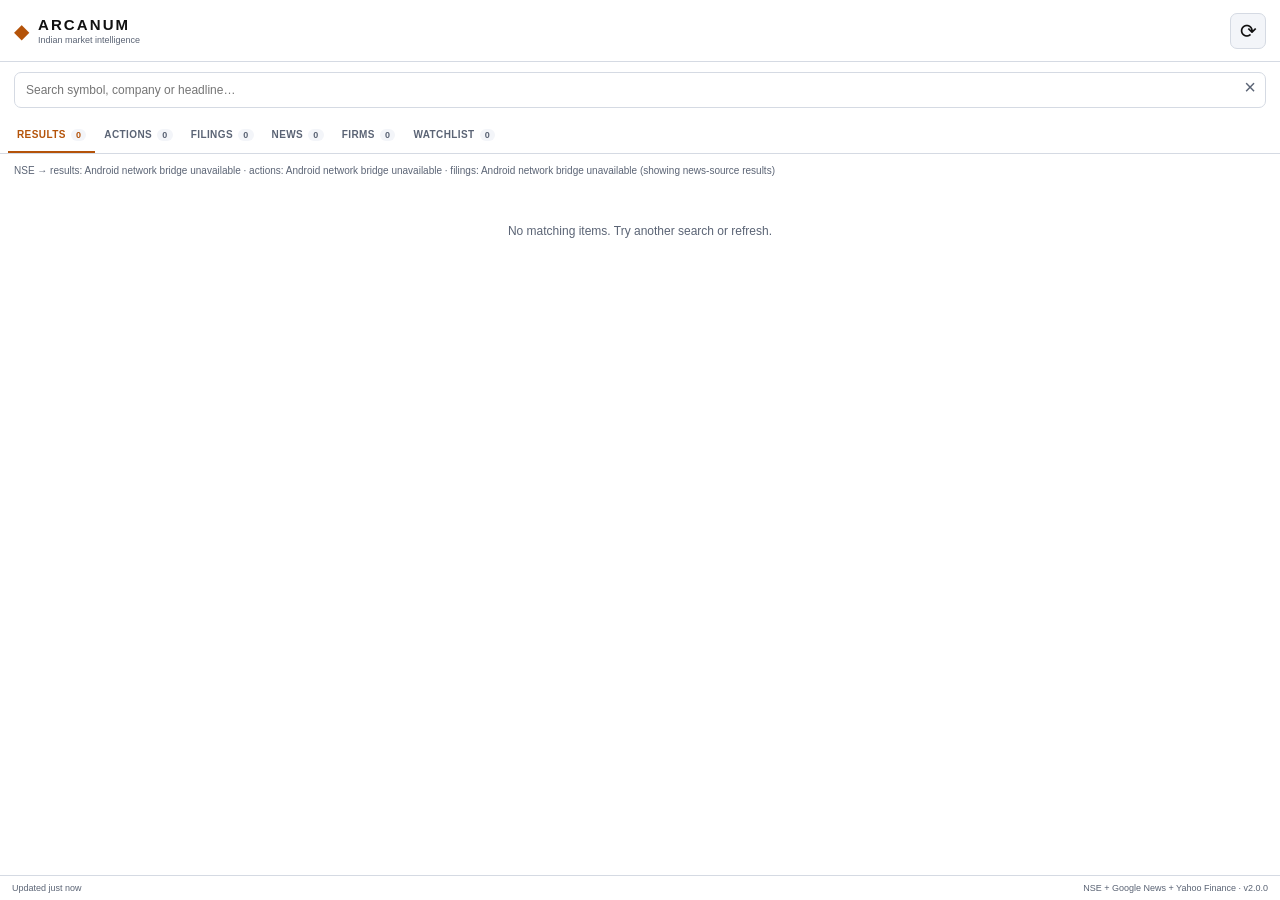
<file: app/src/main/assets/index.html>
<!doctype html>
<html lang="en">
<head>
<meta charset="utf-8"><meta name="viewport" content="width=device-width,initial-scale=1,viewport-fit=cover">
<title>Arcanum</title>
<link rel="stylesheet" href="style.css">
</head>
<body>
<header class="top">
<div class="brand"><span class="mark">◆</span><div><b>ARCANUM</b><small>Indian market intelligence</small></div></div>
<button id="refresh" class="icon">⟳</button>
</header>
<div class="searchrow">
<input id="search" placeholder="Search symbol, company or headline…">
<button id="clear">×</button>
</div>
<nav id="tabs">
<button data-tab="results" class="active">RESULTS <i id="n-results">0</i></button>
<button data-tab="actions">ACTIONS <i id="n-actions">0</i></button>
<button data-tab="filings">FILINGS <i id="n-filings">0</i></button>
<button data-tab="news">NEWS <i id="n-news">0</i></button>
<button data-tab="firms">FIRMS <i id="n-firms">0</i></button>
<button data-tab="watchlist">WATCHLIST <i id="n-watch">0</i></button>
</nav>
<main>
<div id="status">Loading live web data…</div>
<section id="watchPanel" hidden>
<div class="add"><input id="watchInput" placeholder="Add NSE symbol e.g. RELIANCE"><button id="addWatch">ADD</button></div>
<div id="watchRows"></div>
</section>
<section id="list"></section>
<div id="empty" hidden>No matching items.</div>
</main>
<footer><span id="updated">Not updated</span><span>NSE + Google News + Yahoo Finance · v2.0.0</span></footer>
<script>
/* If anything stops the app from starting, say so on screen instead of freezing on "Loading". */
(function () {
  function show(msg) {
    var s = document.getElementById("status");
    if (!s) return;
    s.textContent = "\u26a0 " + msg;
    s.style.color = "#c81e1e";
    s.style.whiteSpace = "pre-wrap";
  }
  window.__arcanumShow = show;
  window.onerror = function (m, src, line) { show("Script error: " + m + " (line " + line + ")"); };
  window.addEventListener("unhandledrejection", function (e) {
    show("Error: " + ((e.reason && e.reason.message) || e.reason));
  });
  /* app.js sets window.__arcanumReady as soon as it starts. If it never does, the file is
     empty, cut off, or an old copy - say so instead of sitting on "Loading". */
  setTimeout(function () {
    if (window.__arcanumReady) return;
    var s = document.getElementById("status");
    if (s && s.textContent.indexOf("\u26a0") !== 0) {
      show("The app script did not start - app.js is empty, cut off or an old copy. Re-upload app.js (it should be about 39 KB and end with: }, 5 * 60 * 1000);)");
    }
  }, 4000);
})();
</script>
<script src="app.js" onerror="window.__arcanumShow('app.js could not be loaded')"></script>
</body>
</html>
</file>
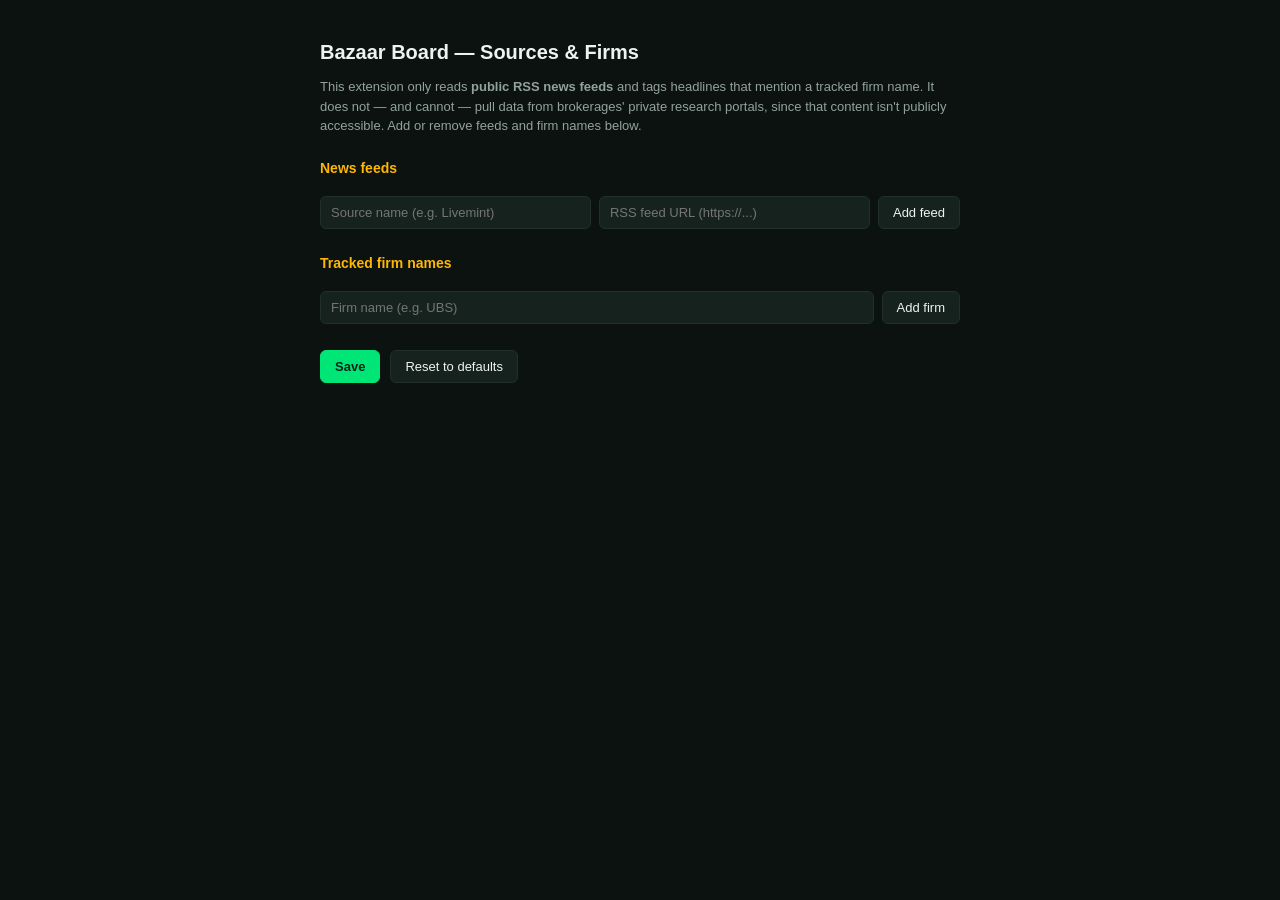
<file: reference/original-extensions/bazaar-board/options.html>
<!DOCTYPE html>
<html lang="en">
<head>
<meta charset="UTF-8" />
<title>Bazaar Board — Settings</title>
<link rel="stylesheet" href="options.css" />
</head>
<body>
  <div class="wrap">
    <h1>Bazaar Board — Sources &amp; Firms</h1>
    <p class="note">
      This extension only reads <strong>public RSS news feeds</strong> and tags headlines that
      mention a tracked firm name. It does not — and cannot — pull data from brokerages' private
      research portals, since that content isn't publicly accessible. Add or remove feeds and firm
      names below.
    </p>

    <section>
      <h2>News feeds</h2>
      <div id="feedList" class="item-list"></div>
      <div class="add-row">
        <input id="feedName" placeholder="Source name (e.g. Livemint)" />
        <input id="feedUrl" placeholder="RSS feed URL (https://...)" />
        <button id="addFeed">Add feed</button>
      </div>
    </section>

    <section>
      <h2>Tracked firm names</h2>
      <div id="firmList" class="item-list"></div>
      <div class="add-row">
        <input id="firmName" placeholder="Firm name (e.g. UBS)" />
        <button id="addFirm">Add firm</button>
      </div>
    </section>

    <div class="actions">
      <button id="saveBtn" class="primary">Save</button>
      <button id="resetBtn">Reset to defaults</button>
      <span id="saveStatus"></span>
    </div>
  </div>
  <script src="shared.js"></script>
  <script src="options.js"></script>
</body>
</html>
</file>
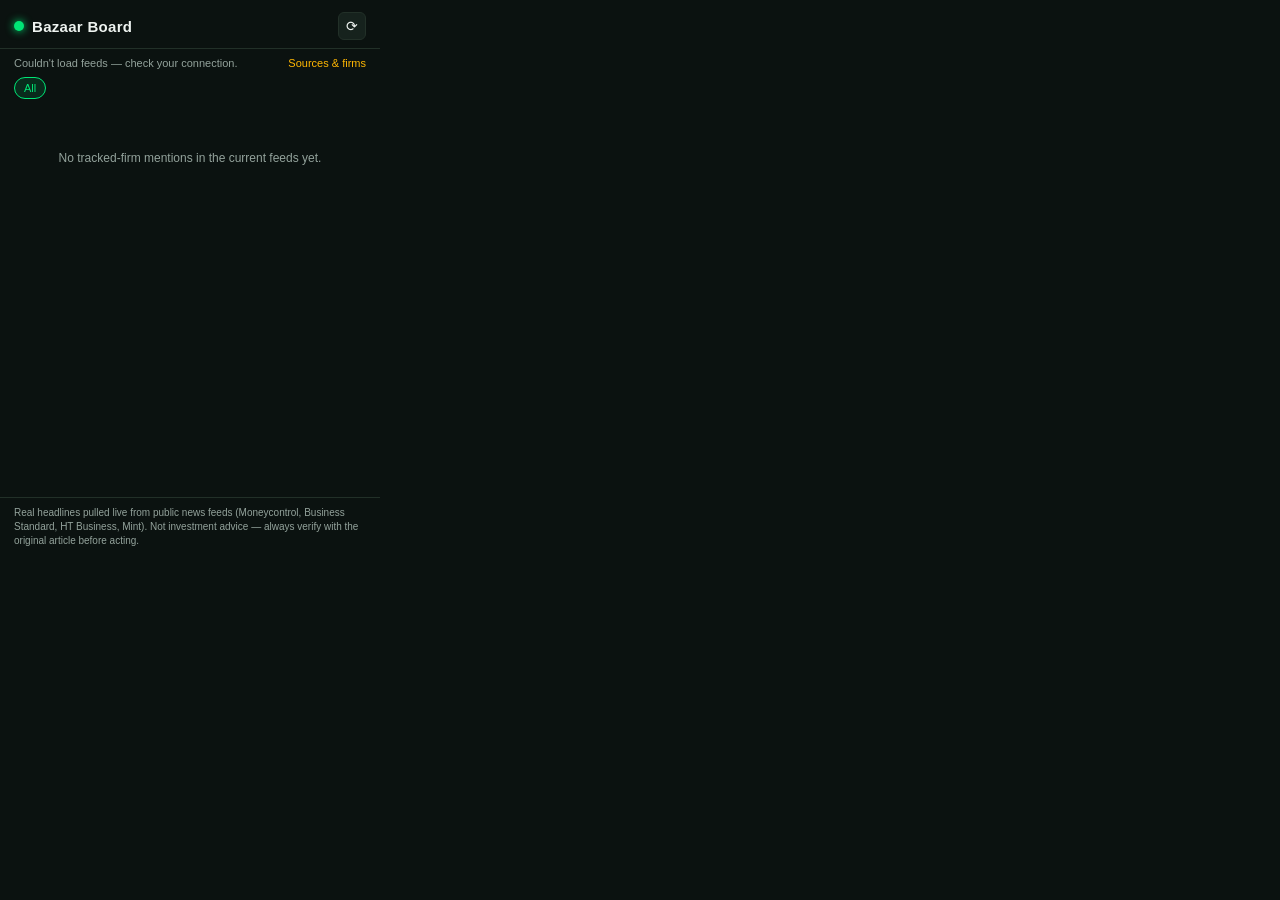
<file: reference/original-extensions/bazaar-board/popup.html>
<!DOCTYPE html>
<html lang="en">
<head>
<meta charset="UTF-8" />
<title>Bazaar Board</title>
<link rel="stylesheet" href="popup.css" />
</head>
<body>
  <div class="app">
    <header class="topbar">
      <div class="brand">
        <span class="dot"></span>
        <h1>Bazaar Board</h1>
      </div>
      <button id="refreshBtn" class="icon-btn" title="Refresh">⟳</button>
    </header>

    <div class="subbar">
      <span id="statusText">Loading…</span>
      <a href="#" id="optionsLink">Sources & firms</a>
    </div>

    <div class="chips" id="chipRow"></div>

    <main id="list" class="list">
      <div class="empty" id="emptyState" hidden>No tracked-firm mentions in the current feeds yet.</div>
    </main>

    <footer class="footer">
      Real headlines pulled live from public news feeds (Moneycontrol, Business Standard, HT Business, Mint).
      Not investment advice — always verify with the original article before acting.
    </footer>
  </div>
  <script src="shared.js"></script>
  <script src="popup.js"></script>
</body>
</html>
</file>
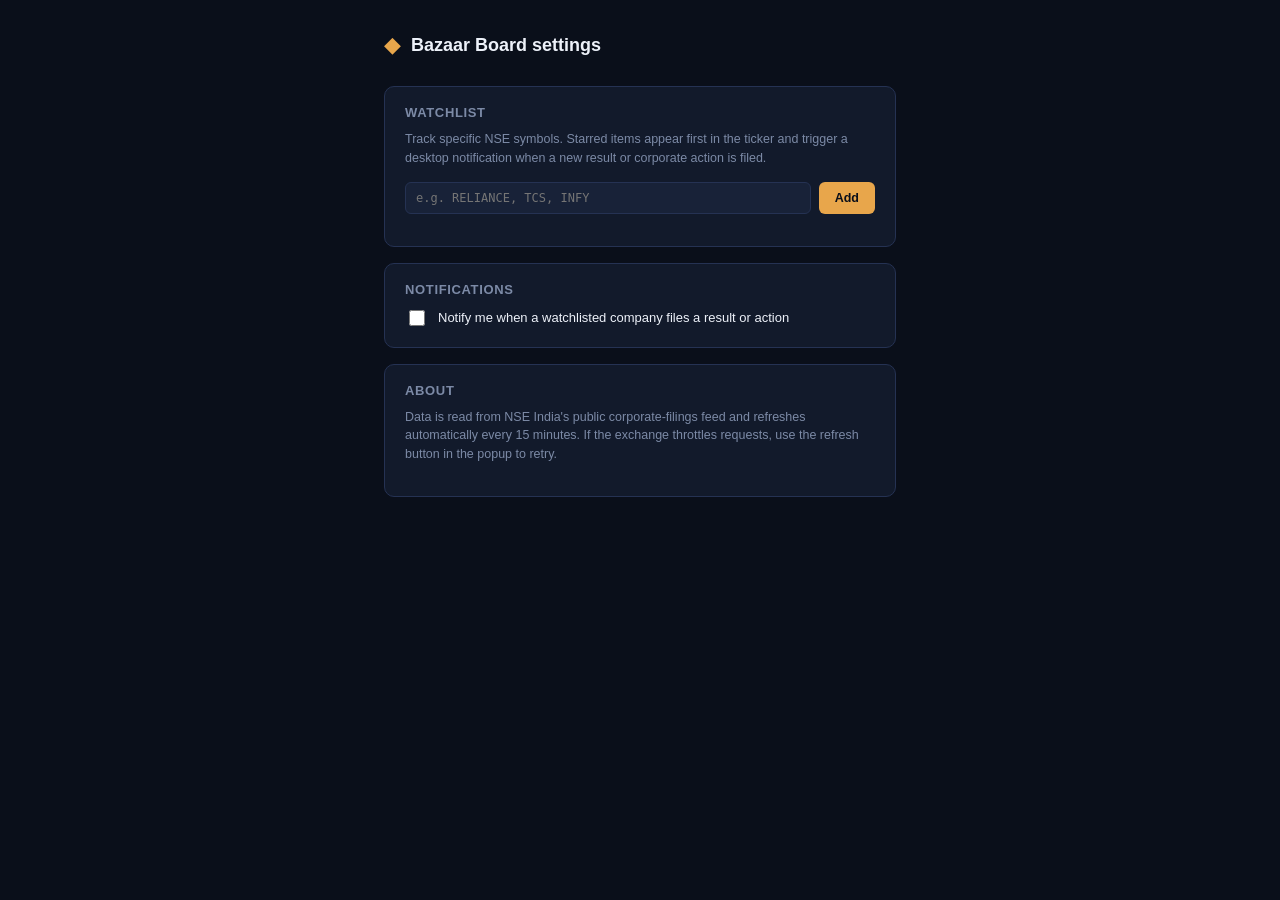
<file: reference/original-extensions/indian-stock-updates/options.html>
<!DOCTYPE html>
<html lang="en">
<head>
<meta charset="UTF-8" />
<title>Bazaar Board — Settings</title>
<link rel="stylesheet" href="options.css" />
</head>
<body>
  <div class="wrap">
    <header>
      <span class="mark">◆</span>
      <h1>Bazaar Board settings</h1>
    </header>

    <section class="panel">
      <h2>Watchlist</h2>
      <p class="hint">Track specific NSE symbols. Starred items appear first in the ticker and trigger a desktop notification when a new result or corporate action is filed.</p>
      <form id="addForm" class="addrow">
        <input id="addInput" type="text" placeholder="e.g. RELIANCE, TCS, INFY" autocomplete="off" />
        <button type="submit">Add</button>
      </form>
      <ul id="watchList" class="taglist"></ul>
    </section>

    <section class="panel">
      <h2>Notifications</h2>
      <label class="toggle">
        <input type="checkbox" id="notifyToggle" />
        <span>Notify me when a watchlisted company files a result or action</span>
      </label>
    </section>

    <section class="panel">
      <h2>About</h2>
      <p class="hint">Data is read from NSE India's public corporate-filings feed and refreshes automatically every 15 minutes. If the exchange throttles requests, use the refresh button in the popup to retry.</p>
    </section>
  </div>
  <script src="options.js"></script>
</body>
</html>
</file>
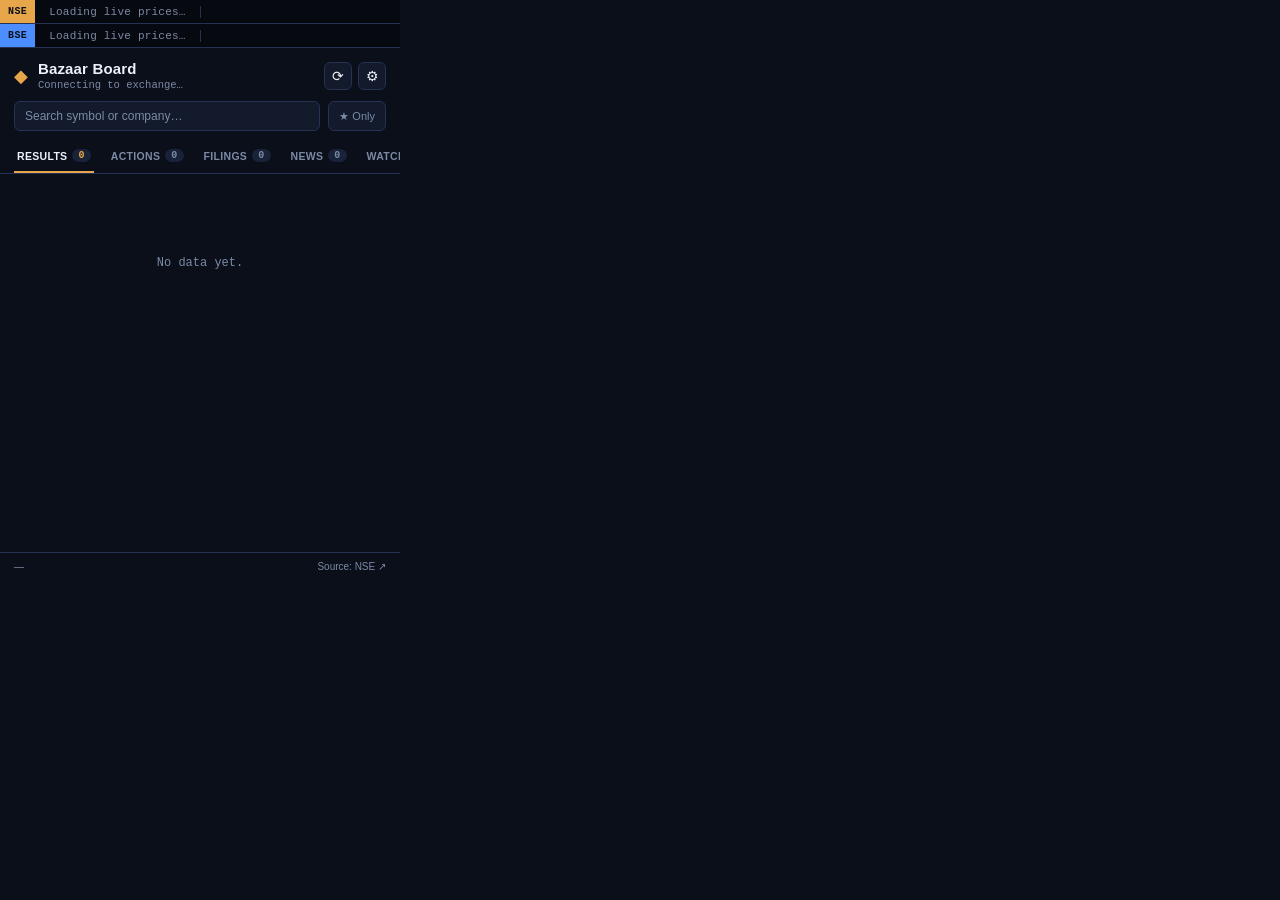
<file: reference/original-extensions/indian-stock-updates/popup.html>
<!DOCTYPE html>
<html lang="en">
<head>
<meta charset="UTF-8" />
<title>Bazaar Board</title>
<link rel="stylesheet" href="popup.css" />
</head>
<body>
  <div class="board">

    <div class="ticker">
      <span class="ticker__exchange ticker__exchange--nse">NSE</span>
      <div class="ticker__viewport">
        <div class="ticker__track" id="tickerTrackNse">
          <span class="ticker__item ticker__item--loading">Loading live prices…</span>
        </div>
      </div>
    </div>
    <div class="ticker">
      <span class="ticker__exchange ticker__exchange--bse">BSE</span>
      <div class="ticker__viewport">
        <div class="ticker__track" id="tickerTrackBse">
          <span class="ticker__item ticker__item--loading">Loading live prices…</span>
        </div>
      </div>
    </div>

    <header class="head">
      <div class="head__brand">
        <span class="head__mark">◆</span>
        <div class="head__titles">
          <h1>Bazaar Board</h1>
          <p id="statusLine">Connecting to exchange…</p>
        </div>
      </div>
      <div class="head__actions">
        <button id="refreshBtn" class="iconbtn" title="Refresh">⟳</button>
        <button id="settingsBtn" class="iconbtn" title="Watchlist &amp; settings">⚙</button>
      </div>
    </header>

    <div class="filterbar">
      <input id="searchInput" type="text" placeholder="Search symbol or company…" autocomplete="off" />
      <button id="watchOnlyBtn" class="chip" data-active="false">★ Only</button>
    </div>

    <nav class="tabs" id="tabs">
      <button class="tab" data-tab="results" data-active="true">
        <span class="tab__label">Results</span><span class="tab__count" id="countResults">0</span>
      </button>
      <button class="tab" data-tab="actions">
        <span class="tab__label">Actions</span><span class="tab__count" id="countActions">0</span>
      </button>
      <button class="tab" data-tab="filings">
        <span class="tab__label">Filings</span><span class="tab__count" id="countFilings">0</span>
      </button>
      <button class="tab" data-tab="news">
        <span class="tab__label">News</span><span class="tab__count" id="countNews">0</span>
      </button>
      <button class="tab" data-tab="watchlist">
        <span class="tab__label">Watch</span><span class="tab__count" id="countWatch">0</span>
      </button>
    </nav>

    <main class="list" id="list">
      <div class="empty" id="emptyState">
        <p>No data yet.</p>
      </div>
    </main>

    <section class="watchlist-panel" id="watchlistPanel" style="display:none">
      <p class="wl-hint">Add any NSE symbol (e.g. <code>RELIANCE</code>, <code>TCS</code>, <code>INFY</code>). Prices are live from NSE's quote feed, refreshed automatically.</p>
      <div class="wl-add-row">
        <input id="wlAddInput" type="text" placeholder="e.g. WIPRO" autocomplete="off" />
        <button id="wlAddBtn">Add</button>
      </div>
      <ul id="wlList" class="wl-list"></ul>
    </section>

    <footer class="foot">
      <span id="lastUpdated">—</span>
      <a href="https://www.nseindia.com/companies-listing/corporate-filings-financial-results" target="_blank" rel="noopener">Source: NSE ↗</a>
    </footer>
  </div>

  <template id="cardTemplate">
    <article class="card">
      <div class="card__top">
        <span class="card__symbol"></span>
        <span class="card__price" aria-hidden="true"></span>
        <button class="card__star" title="Add to watchlist">☆</button>
      </div>
      <p class="card__company"></p>
      <p class="card__headline"></p>
      <div class="card__meta">
        <span class="card__badge"></span>
        <span class="card__detail"></span>
        <span class="card__date"></span>
        <span class="card__open">↗</span>
      </div>
    </article>
  </template>

  <script src="popup.js"></script>
</body>
</html>
</file>
<file: app/src/main/assets/style.css>
:root{--bg:#ffffff;--surface:#ffffff;--raised:#f3f5f9;--border:#d5dae3;--text:#111111;--muted:#5b6475;--amber:#b45309;--gain:#15803d;--loss:#c81e1e;--blue:#1d4ed8}

*{box-sizing:border-box}body{margin:0;background:var(--bg);color:var(--text);font:14px -apple-system,BlinkMacSystemFont,"Segoe UI",Roboto,Arial,sans-serif}

button,input{font:inherit}button{cursor:pointer}.top{height:62px;padding:10px 14px;display:flex;align-items:center;justify-content:space-between;border-bottom:1px solid var(--border);position:sticky;top:0;background:rgba(255,255,255,.97);z-index:5}

.brand{display:flex;gap:9px;align-items:center}.mark{color:var(--amber);font-size:20px}.brand b{display:block;letter-spacing:.14em;font-size:15px}.brand small{display:block;color:var(--muted);font-size:9px;margin-top:2px}.icon{background:var(--raised);border:1px solid var(--border);color:var(--text);border-radius:7px;width:36px;height:36px;font-size:20px}

.up{color:var(--gain)}.down{color:var(--loss)}.flat{color:var(--muted)}

.searchrow{display:flex;margin:10px 14px;position:relative}.searchrow input,.add input{width:100%;background:var(--surface);border:1px solid var(--border);color:var(--text);border-radius:7px;padding:10px 36px 10px 11px;outline:none;font-size:12px}.searchrow input:focus,.add input:focus{border-color:var(--blue)}#clear{position:absolute;right:4px;top:3px;border:0;background:none;color:var(--muted);font-size:20px}

nav{display:flex;overflow:auto;border-bottom:1px solid var(--border);padding:0 8px;scrollbar-width:none}nav::-webkit-scrollbar{display:none}nav button{white-space:nowrap;background:none;border:0;color:var(--muted);padding:11px 9px;font-size:10px;font-weight:700;letter-spacing:.04em;border-bottom:2px solid transparent}nav button.active{color:var(--amber);border-bottom-color:var(--amber)}nav i{font-style:normal;background:var(--raised);border-radius:8px;padding:1px 5px;margin-left:2px;font-size:9px}

main{padding:8px 12px 54px}.status{color:var(--muted)}#status{font-size:10px;color:var(--muted);padding:3px 2px 8px}

.card{background:var(--surface);border:1px solid var(--border);border-radius:9px;padding:10px 11px;margin-bottom:8px}.cardtop{display:flex;align-items:center;gap:7px}.symbol{font:700 12px ui-monospace,monospace}.price{font:600 11px ui-monospace,monospace;margin-right:auto}.star{border:0;background:none;color:var(--muted);font-size:18px;padding:0 2px;line-height:1}.star.on{color:var(--amber)}.company{color:var(--muted);font-size:10px;margin:3px 0 6px}.headline{font-size:12.5px;line-height:1.38}.detail{font-size:11px;color:var(--muted);margin-top:5px;line-height:1.45;max-height:3em;overflow:hidden;transition:max-height .18s ease}.card.open .detail{max-height:none}.card.open .headline{white-space:normal}.meta{display:flex;align-items:center;gap:7px;color:var(--muted);font:9px ui-monospace,monospace;margin-top:9px}.act{margin-left:auto;background:var(--raised);border:1px solid var(--border);color:var(--muted);border-radius:5px;padding:4px 9px;font:700 9px ui-monospace,monospace;letter-spacing:.06em}.act+.act{margin-left:6px}.act.open-link{color:var(--blue);border-color:rgba(29,78,216,.4)}.act:active{background:var(--border)}.badge{padding:2px 6px;border-radius:4px;font-weight:700}.results{background:rgba(29,78,216,.12);color:var(--blue)}.actions{background:rgba(180,83,9,.12);color:var(--amber)}.filings{background:rgba(91,100,117,.15);color:var(--muted)}.news{background:rgba(21,128,61,.12);color:var(--gain)}.date{margin-left:auto}.open{color:var(--muted)}

.also{font-size:10.5px;color:var(--muted);margin-top:7px;line-height:1.55}.also-src{color:var(--blue);text-decoration:underline;cursor:pointer}

.add{display:flex;gap:7px;margin-bottom:9px}.add input{padding-right:10px}.add button{background:var(--amber);border:0;border-radius:7px;font-weight:800;color:#fff;padding:0 13px}.wrow{display:flex;align-items:center;gap:8px;background:var(--surface);border:1px solid var(--border);border-radius:8px;padding:10px;margin-bottom:7px}.wsym{font:700 12px ui-monospace,monospace;min-width:90px}.wprice{font:11px ui-monospace,monospace;flex:1}.remove{border:0;background:none;color:var(--muted);font-size:15px}.remove:hover{color:var(--loss)}

#empty{text-align:center;color:var(--muted);padding:40px 15px;font-size:12px}footer{position:fixed;bottom:0;left:0;right:0;background:var(--bg);border-top:1px solid var(--border);display:flex;justify-content:space-between;padding:7px 12px;color:var(--muted);font-size:9px}
</file>
<file: reference/original-extensions/bazaar-board/options.css>
:root {
  --bg: #0b1210;
  --panel: #111b17;
  --panel-2: #16221d;
  --accent: #ffb703;
  --green: #00e676;
  --text: #eef3f0;
  --muted: #93a29b;
  --border: #223028;
}
* { box-sizing: border-box; }
body {
  margin: 0;
  background: var(--bg);
  color: var(--text);
  font-family: -apple-system, "Segoe UI", Roboto, Arial, sans-serif;
}
.wrap { max-width: 680px; margin: 0 auto; padding: 28px 20px 60px; }
h1 { font-size: 20px; margin-bottom: 6px; }
.note { color: var(--muted); font-size: 13px; line-height: 1.5; margin-bottom: 24px; }
section { margin-bottom: 26px; }
h2 { font-size: 14px; color: var(--accent); margin-bottom: 10px; }

.item-list { display: flex; flex-direction: column; gap: 6px; margin-bottom: 10px; }
.item-row {
  display: flex;
  align-items: center;
  justify-content: space-between;
  background: var(--panel);
  border: 1px solid var(--border);
  border-radius: 8px;
  padding: 8px 10px;
  font-size: 13px;
}
.item-row .meta { color: var(--muted); font-size: 11px; margin-left: 8px; }
.item-row button {
  background: transparent;
  border: none;
  color: #ff6b6b;
  cursor: pointer;
  font-size: 12px;
}

.add-row { display: flex; gap: 8px; }
.add-row input {
  flex: 1;
  background: var(--panel-2);
  border: 1px solid var(--border);
  color: var(--text);
  padding: 8px 10px;
  border-radius: 6px;
  font-size: 13px;
}
.add-row button, .actions button {
  background: var(--panel-2);
  border: 1px solid var(--border);
  color: var(--text);
  padding: 8px 14px;
  border-radius: 6px;
  cursor: pointer;
  font-size: 13px;
}
.add-row button:hover, .actions button:hover { border-color: var(--accent); }

.actions { display: flex; align-items: center; gap: 10px; margin-top: 20px; }
.actions button.primary {
  background: var(--green);
  border-color: var(--green);
  color: #06231a;
  font-weight: 600;
}
#saveStatus { color: var(--green); font-size: 12px; }
</file>
<file: reference/original-extensions/bazaar-board/popup.css>
:root {
  --bg: #0b1210;
  --panel: #111b17;
  --panel-2: #16221d;
  --accent: #ffb703;
  --green: #00e676;
  --text: #eef3f0;
  --muted: #93a29b;
  --border: #223028;
}

* { box-sizing: border-box; }

body {
  margin: 0;
  width: 380px;
  max-height: 560px;
  background: var(--bg);
  color: var(--text);
  font-family: -apple-system, "Segoe UI", Roboto, Arial, sans-serif;
}

.app { display: flex; flex-direction: column; height: 560px; }

.topbar {
  display: flex;
  align-items: center;
  justify-content: space-between;
  padding: 12px 14px 8px;
  border-bottom: 1px solid var(--border);
}

.brand { display: flex; align-items: center; gap: 8px; }
.brand .dot {
  width: 10px; height: 10px; border-radius: 50%;
  background: var(--green);
  box-shadow: 0 0 8px var(--green);
}
.brand h1 { font-size: 15px; margin: 0; letter-spacing: 0.3px; }

.icon-btn {
  background: var(--panel-2);
  border: 1px solid var(--border);
  color: var(--text);
  width: 28px; height: 28px;
  border-radius: 6px;
  cursor: pointer;
  font-size: 14px;
}
.icon-btn:hover { border-color: var(--accent); color: var(--accent); }
.icon-btn.spinning { animation: spin 0.8s linear infinite; }
@keyframes spin { from { transform: rotate(0deg); } to { transform: rotate(360deg); } }

.subbar {
  display: flex;
  justify-content: space-between;
  align-items: center;
  padding: 8px 14px;
  font-size: 11px;
  color: var(--muted);
}
.subbar a { color: var(--accent); text-decoration: none; }
.subbar a:hover { text-decoration: underline; }

.chips {
  display: flex;
  flex-wrap: wrap;
  gap: 6px;
  padding: 0 14px 8px;
}
.chip {
  font-size: 11px;
  padding: 4px 9px;
  border-radius: 999px;
  background: var(--panel-2);
  border: 1px solid var(--border);
  color: var(--muted);
  cursor: pointer;
  user-select: none;
}
.chip.active {
  background: rgba(0, 230, 118, 0.12);
  border-color: var(--green);
  color: var(--green);
}

.list {
  flex: 1;
  overflow-y: auto;
  padding: 4px 14px 10px;
}

.card {
  background: var(--panel);
  border: 1px solid var(--border);
  border-radius: 10px;
  padding: 10px 12px;
  margin-bottom: 8px;
  cursor: pointer;
  transition: border-color 0.15s;
}
.card:hover { border-color: var(--accent); }

.card-top {
  display: flex;
  flex-wrap: wrap;
  gap: 5px;
  margin-bottom: 6px;
}
.firm-tag {
  font-size: 10px;
  font-weight: 600;
  padding: 2px 7px;
  border-radius: 5px;
  background: rgba(255, 183, 3, 0.14);
  color: var(--accent);
  border: 1px solid rgba(255, 183, 3, 0.3);
}

.card-title {
  font-size: 13px;
  line-height: 1.4;
  margin: 0 0 4px;
  color: var(--text);
}

.card-meta {
  font-size: 10.5px;
  color: var(--muted);
  display: flex;
  justify-content: space-between;
}

.empty {
  text-align: center;
  color: var(--muted);
  font-size: 12px;
  padding: 40px 10px;
}

.footer {
  font-size: 10px;
  color: var(--muted);
  padding: 8px 14px 12px;
  border-top: 1px solid var(--border);
  line-height: 1.4;
}
</file>
<file: reference/original-extensions/indian-stock-updates/options.css>
:root {
  --bg-deep: #0a0f1a;
  --surface: #121a2b;
  --surface-raised: #182238;
  --border: #253253;
  --text-primary: #edf1f9;
  --text-muted: #7c8aa6;
  --amber: #e8a64b;
  --loss: #f0455c;
  --mono: ui-monospace, "SFMono-Regular", "JetBrains Mono", Consolas, monospace;
  --sans: -apple-system, "Segoe UI", Roboto, "Helvetica Neue", Arial, sans-serif;
}
* { box-sizing: border-box; }
body {
  margin: 0;
  background: var(--bg-deep);
  color: var(--text-primary);
  font-family: var(--sans);
}
.wrap { max-width: 560px; margin: 0 auto; padding: 32px 24px 60px; }
header { display: flex; align-items: center; gap: 10px; margin-bottom: 28px; }
.mark { color: var(--amber); font-size: 22px; }
h1 { font-size: 18px; margin: 0; }
h2 { font-size: 13px; text-transform: uppercase; letter-spacing: 0.05em; color: var(--text-muted); margin: 0 0 10px; }
.panel {
  background: var(--surface);
  border: 1px solid var(--border);
  border-radius: 10px;
  padding: 18px 20px;
  margin-bottom: 16px;
}
.hint { font-size: 12.5px; color: var(--text-muted); line-height: 1.5; margin: 0 0 14px; }
.addrow { display: flex; gap: 8px; margin-bottom: 14px; }
.addrow input {
  flex: 1;
  background: var(--surface-raised);
  border: 1px solid var(--border);
  border-radius: 6px;
  color: var(--text-primary);
  padding: 8px 10px;
  font-family: var(--mono);
  font-size: 12px;
}
.addrow button {
  background: var(--amber);
  border: none;
  color: var(--bg-deep);
  font-weight: 700;
  border-radius: 6px;
  padding: 0 16px;
  cursor: pointer;
  font-size: 12.5px;
}
.taglist { list-style: none; margin: 0; padding: 0; display: flex; flex-wrap: wrap; gap: 8px; }
.taglist li {
  display: flex;
  align-items: center;
  gap: 6px;
  background: var(--surface-raised);
  border: 1px solid var(--border);
  border-radius: 999px;
  padding: 5px 8px 5px 12px;
  font-family: var(--mono);
  font-size: 12px;
}
.taglist button {
  background: none;
  border: none;
  color: var(--text-muted);
  cursor: pointer;
  font-size: 13px;
  line-height: 1;
  padding: 2px 4px;
}
.taglist button:hover { color: var(--loss); }
.taglist .empty { color: var(--text-muted); font-family: var(--sans); font-size: 12.5px; }
.toggle { display: flex; align-items: center; gap: 10px; font-size: 13px; cursor: pointer; }
.toggle input { width: 16px; height: 16px; accent-color: var(--amber); }
</file>
<file: reference/original-extensions/indian-stock-updates/popup.css>
:root {
  --bg-deep: #0a0f1a;
  --surface: #121a2b;
  --surface-raised: #182238;
  --border: #253253;
  --text-primary: #edf1f9;
  --text-muted: #7c8aa6;
  --gain: #22c176;
  --loss: #f0455c;
  --amber: #e8a64b;
  --blue: #4c8dff;

  --mono: ui-monospace, "SFMono-Regular", "JetBrains Mono", Consolas, "Liberation Mono", Menlo, monospace;
  --sans: -apple-system, "Segoe UI", Roboto, "Helvetica Neue", Arial, sans-serif;
}

* { box-sizing: border-box; }

html, body {
  margin: 0;
  width: 400px;
  height: 580px;
  background: var(--bg-deep);
  color: var(--text-primary);
  font-family: var(--sans);
  overflow: hidden;
}

.board {
  display: flex;
  flex-direction: column;
  height: 100%;
}

/* ---------- Live ticker strips (NSE row + BSE row, CNBC-style) ---------- */
.ticker {
  display: flex;
  align-items: stretch;
  background: #06090f;
  border-bottom: 1px solid var(--border);
  height: 24px;
  flex-shrink: 0;
}
.ticker__exchange {
  flex-shrink: 0;
  display: flex;
  align-items: center;
  font-family: var(--mono);
  font-size: 10px;
  font-weight: 800;
  letter-spacing: 0.04em;
  padding: 0 8px;
  color: var(--bg-deep);
}
.ticker__exchange--nse { background: var(--amber); }
.ticker__exchange--bse { background: var(--blue); }
.ticker__viewport {
  flex: 1;
  overflow: hidden;
  height: 100%;
}
.ticker__track {
  display: flex;
  align-items: center;
  height: 100%;
  white-space: nowrap;
  animation: scroll-left 30s linear infinite;
  width: max-content;
}
.ticker__viewport:hover .ticker__track { animation-play-state: paused; }
@keyframes scroll-left {
  from { transform: translateX(0); }
  to { transform: translateX(-50%); }
}
.ticker__item {
  font-family: var(--mono);
  font-size: 11px;
  letter-spacing: 0.02em;
  padding: 0 14px;
  color: var(--text-muted);
  border-right: 1px solid var(--border);
}
.ticker__item--loading { color: var(--text-muted); font-style: normal; }
.ticker__item b { color: var(--text-primary); font-weight: 700; margin-right: 6px; }
.ticker__item.up { color: var(--gain); }
.ticker__item.down { color: var(--loss); }
.ticker__item.flat { color: var(--text-muted); }

/* ---------- Header ---------- */
.head {
  display: flex;
  align-items: center;
  justify-content: space-between;
  padding: 12px 14px 10px;
  flex-shrink: 0;
}
.head__brand { display: flex; align-items: center; gap: 10px; }
.head__mark {
  color: var(--amber);
  font-size: 18px;
  line-height: 1;
}
.head__titles h1 {
  margin: 0;
  font-size: 15px;
  font-weight: 700;
  letter-spacing: 0.01em;
}
.head__titles p {
  margin: 2px 0 0;
  font-size: 10.5px;
  color: var(--text-muted);
  font-family: var(--mono);
}
.head__actions { display: flex; gap: 6px; }
.iconbtn {
  width: 28px;
  height: 28px;
  border-radius: 6px;
  border: 1px solid var(--border);
  background: var(--surface);
  color: var(--text-primary);
  cursor: pointer;
  font-size: 14px;
  display: flex;
  align-items: center;
  justify-content: center;
  transition: background 0.15s, transform 0.15s;
}
.iconbtn:hover { background: var(--surface-raised); }
.iconbtn:active { transform: scale(0.92); }
.iconbtn.spinning { animation: spin 0.7s linear; }
@keyframes spin { to { transform: rotate(360deg); } }

/* ---------- Filter bar ---------- */
.filterbar {
  display: flex;
  gap: 8px;
  padding: 0 14px 10px;
  flex-shrink: 0;
}
#searchInput {
  flex: 1;
  background: var(--surface);
  border: 1px solid var(--border);
  border-radius: 6px;
  color: var(--text-primary);
  font-size: 12px;
  padding: 7px 10px;
  font-family: var(--sans);
}
#searchInput:focus {
  outline: none;
  border-color: var(--blue);
}
#searchInput::placeholder { color: var(--text-muted); }

.chip {
  background: var(--surface);
  border: 1px solid var(--border);
  border-radius: 6px;
  color: var(--text-muted);
  font-size: 11px;
  padding: 0 10px;
  cursor: pointer;
  white-space: nowrap;
}
.chip[data-active="true"] {
  color: var(--bg-deep);
  background: var(--amber);
  border-color: var(--amber);
  font-weight: 600;
}

/* ---------- Tabs ---------- */
.tabs {
  display: flex;
  padding: 0 14px;
  gap: 4px;
  border-bottom: 1px solid var(--border);
  flex-shrink: 0;
  overflow-x: auto;
  -webkit-overflow-scrolling: touch;
  scrollbar-width: none;
}
.tabs::-webkit-scrollbar { display: none; }
.tab {
  background: none;
  border: none;
  color: var(--text-muted);
  font-family: var(--sans);
  font-size: 10.5px;
  font-weight: 600;
  letter-spacing: 0.03em;
  text-transform: uppercase;
  padding: 8px 3px 9px;
  margin-right: 10px;
  cursor: pointer;
  border-bottom: 2px solid transparent;
  display: flex;
  align-items: center;
  gap: 5px;
  white-space: nowrap;
  flex-shrink: 0;
}
.tab[data-active="true"] {
  color: var(--text-primary);
  border-bottom-color: var(--amber);
}
.tab__count {
  font-family: var(--mono);
  font-size: 10px;
  background: var(--surface-raised);
  color: var(--text-muted);
  border-radius: 10px;
  padding: 1px 6px;
  min-width: 16px;
  text-align: center;
}
.tab[data-active="true"] .tab__count { color: var(--amber); }

/* ---------- List ---------- */
.list {
  flex: 1;
  overflow-y: auto;
  padding: 10px 14px 4px;
}
.list::-webkit-scrollbar { width: 6px; }
.list::-webkit-scrollbar-thumb { background: var(--border); border-radius: 3px; }

.empty {
  color: var(--text-muted);
  font-size: 12px;
  text-align: center;
  padding: 60px 20px;
  font-family: var(--mono);
}

.card {
  background: var(--surface);
  border: 1px solid var(--border);
  border-radius: 8px;
  padding: 10px 12px;
  margin-bottom: 8px;
  cursor: pointer;
  transition: border-color 0.15s, background 0.15s;
}
.card[data-clickable="true"]:hover {
  border-color: var(--blue);
  background: var(--surface-raised);
}
.card[data-clickable="false"] { cursor: default; }
.card__top {
  display: flex;
  align-items: center;
  justify-content: space-between;
  gap: 6px;
}
.card__symbol {
  font-family: var(--mono);
  font-weight: 700;
  font-size: 13px;
  letter-spacing: 0.02em;
  color: var(--text-primary);
}
.card__price {
  font-family: var(--mono);
  font-size: 11px;
  font-weight: 600;
  margin-right: auto;
  padding-left: 8px;
  color: var(--text-muted);
  white-space: nowrap;
}
.card__price.up { color: var(--gain); }
.card__price.down { color: var(--loss); }
.card__price.flat { color: var(--text-muted); }
.card__price:empty { display: none; }
.card__star {
  background: none;
  border: none;
  color: var(--text-muted);
  font-size: 14px;
  cursor: pointer;
  line-height: 1;
  padding: 2px;
}
.card__star[data-on="true"] { color: var(--amber); }

.card__company {
  margin: 2px 0 6px;
  font-size: 10.5px;
  color: var(--text-muted);
}
.card__headline {
  margin: 0 0 8px;
  font-size: 12.5px;
  line-height: 1.4;
}
.card__meta {
  display: flex;
  align-items: center;
  gap: 8px;
  font-size: 10px;
  color: var(--text-muted);
  font-family: var(--mono);
}
.card__badge {
  border-radius: 4px;
  padding: 1px 6px;
  font-weight: 700;
  letter-spacing: 0.03em;
}
.card__badge--results { background: rgba(76,141,255,0.15); color: var(--blue); }
.card__badge--actions { background: rgba(232,166,75,0.15); color: var(--amber); }
.card__badge--filings { background: rgba(124,138,166,0.18); color: var(--text-muted); }
.card__badge--news { background: rgba(34,193,118,0.15); color: var(--gain); }
.card__date { margin-left: auto; }
.card__open {
  color: var(--text-muted);
  font-size: 11px;
  margin-left: 4px;
}
.card[data-clickable="true"]:hover .card__open { color: var(--blue); }

/* ---------- Watchlist panel (dedicated tab) ---------- */
.watchlist-panel {
  flex: 1;
  overflow-y: auto;
  padding: 10px 14px 4px;
}
.wl-hint {
  font-size: 11.5px;
  color: var(--text-muted);
  line-height: 1.5;
  margin: 0 0 10px;
}
.wl-hint code {
  background: var(--surface);
  border: 1px solid var(--border);
  border-radius: 4px;
  padding: 1px 5px;
  font-family: var(--mono);
}
.wl-add-row {
  display: flex;
  gap: 6px;
  margin-bottom: 10px;
}
.wl-add-row input {
  flex: 1;
  background: var(--surface);
  border: 1px solid var(--border);
  border-radius: 6px;
  color: var(--text-primary);
  padding: 7px 10px;
  font-family: var(--mono);
  font-size: 12px;
}
.wl-add-row input:focus { outline: none; border-color: var(--blue); }
.wl-add-row button {
  background: var(--amber);
  border: none;
  color: var(--bg-deep);
  font-weight: 700;
  border-radius: 6px;
  padding: 0 14px;
  cursor: pointer;
  font-size: 12.5px;
}
.wl-list {
  list-style: none;
  margin: 0;
  padding: 0;
  display: flex;
  flex-direction: column;
  gap: 8px;
}
.wl-row {
  display: flex;
  align-items: center;
  gap: 8px;
  background: var(--surface);
  border: 1px solid var(--border);
  border-radius: 8px;
  padding: 9px 10px;
}
.wl-symbol {
  font-family: var(--mono);
  font-weight: 700;
  font-size: 12.5px;
  flex-shrink: 0;
  min-width: 84px;
}
.wl-price {
  font-family: var(--mono);
  font-size: 12px;
  color: var(--text-muted);
  flex: 1;
}
.wl-price.up { color: var(--gain); }
.wl-price.down { color: var(--loss); }
.wl-price.flat { color: var(--text-muted); }
.wl-price--loading { color: var(--text-muted); }
.wl-source {
  font-family: var(--sans);
  font-style: italic;
  font-size: 10px;
  color: var(--text-muted);
  margin-left: 4px;
}
.wl-remove {
  background: none;
  border: none;
  color: var(--text-muted);
  cursor: pointer;
  font-size: 13px;
  padding: 3px 5px;
  flex-shrink: 0;
}
.wl-remove:hover { color: var(--loss); }
.wl-empty {
  color: var(--text-muted);
  font-size: 12px;
  text-align: center;
  padding: 30px 10px;
}
.foot {
  display: flex;
  justify-content: space-between;
  padding: 8px 14px;
  font-size: 10px;
  color: var(--text-muted);
  border-top: 1px solid var(--border);
  flex-shrink: 0;
}
.foot a { color: var(--text-muted); text-decoration: none; }
.foot a:hover { color: var(--amber); }

@media (prefers-reduced-motion: reduce) {
  .ticker__track { animation: none; }
}
</file>
